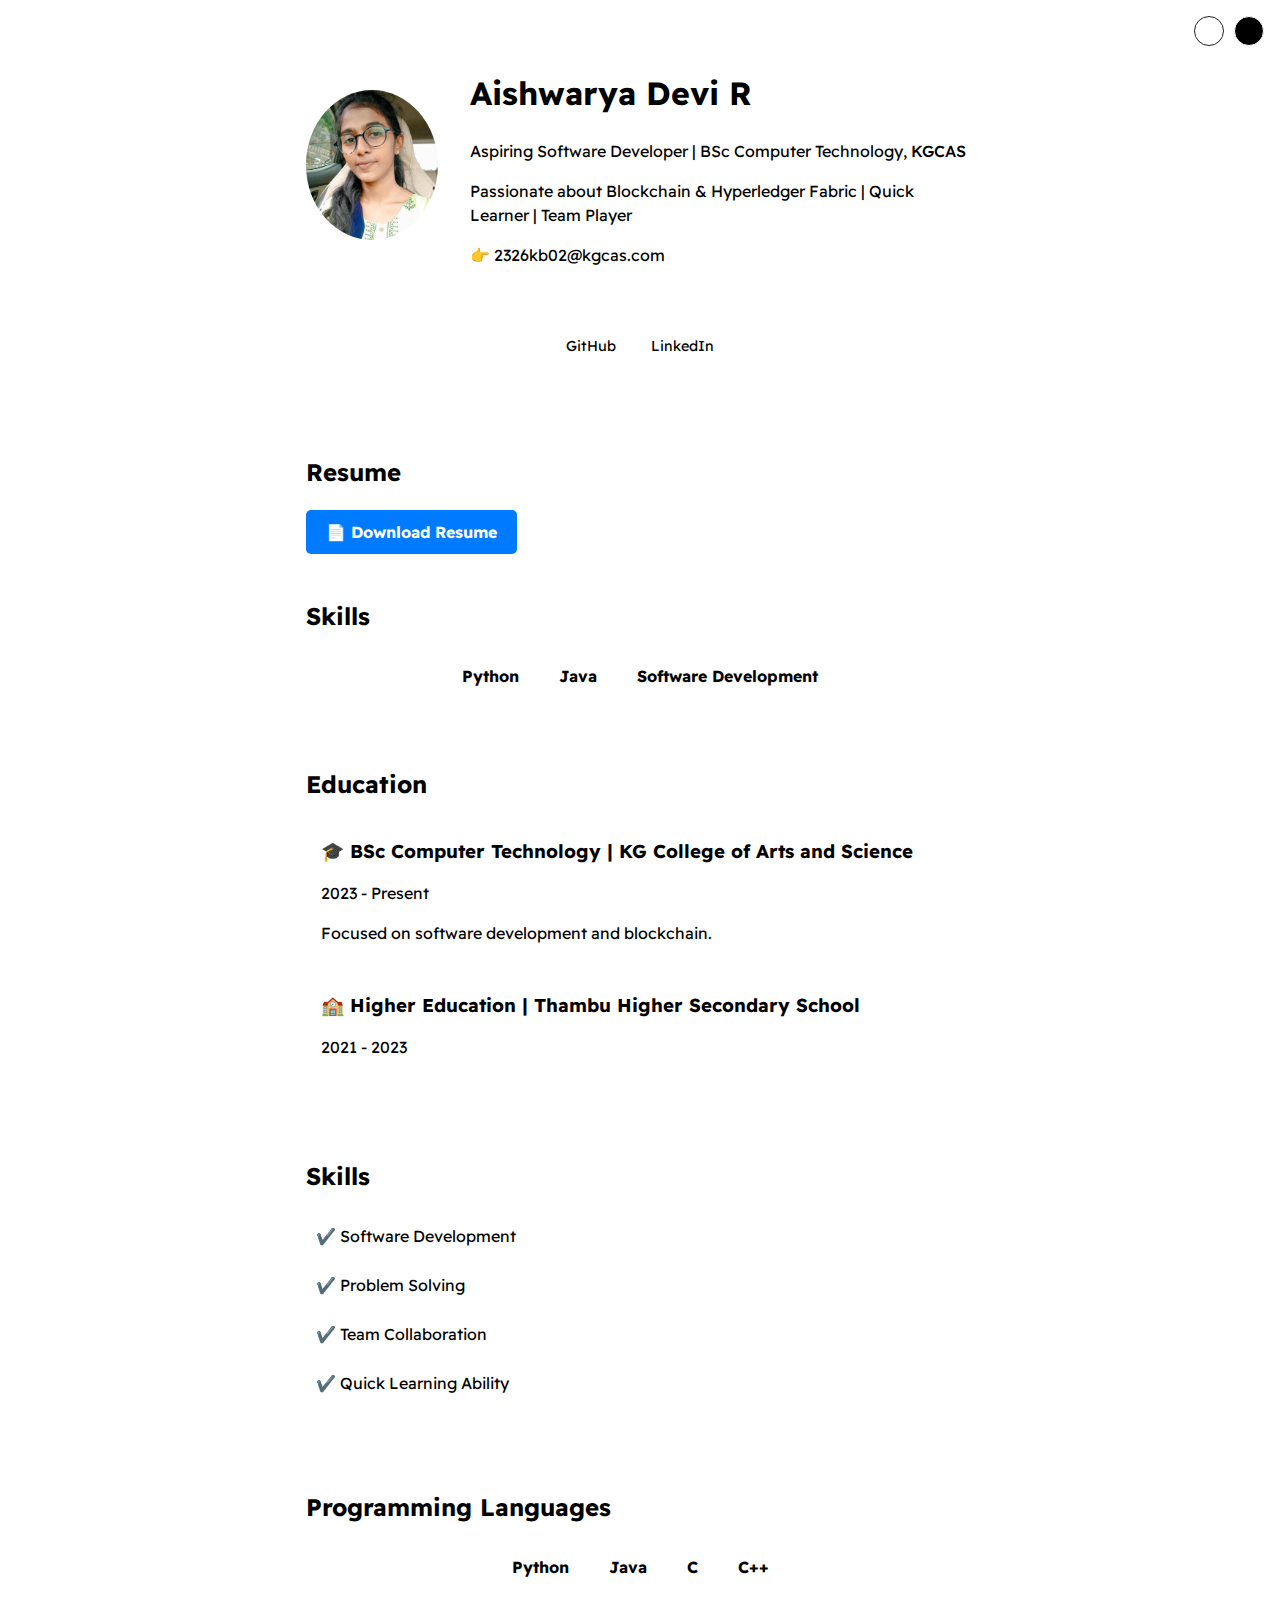
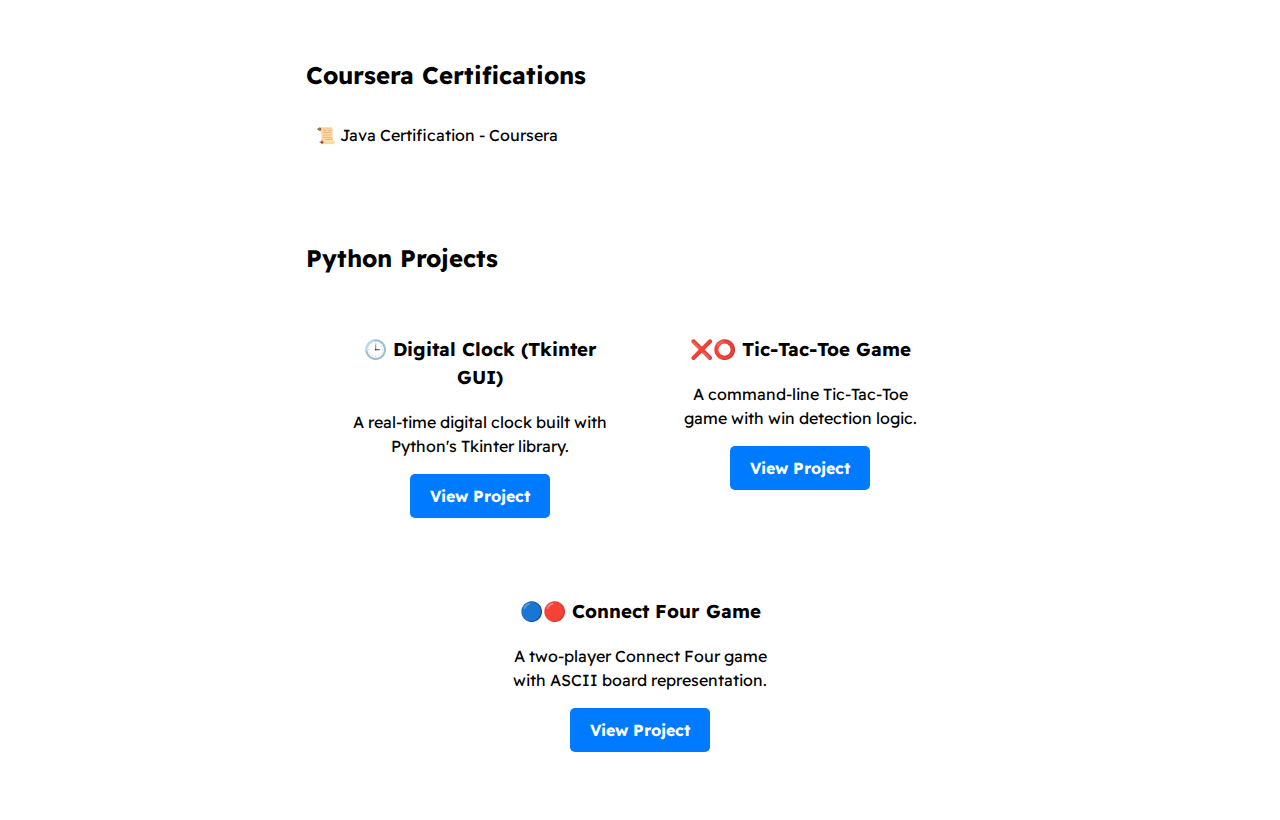
<file: index.html>
<!DOCTYPE html>
<html>
    <head>
        <meta charset="utf-8">
        <meta http-equiv="X-UA-Compatible" content="IE=edge">
        <title>Aishwarya Devi R | Portfolio</title>
        <meta name="description" content="">
        <meta name="viewport" content="width=device-width, initial-scale=1">
        <link rel="stylesheet" href="./css/styles.css">
        <link rel="stylesheet" href="./css/theme-switcher.css">
    </head>
    <body>
        <div id="container--main">

            <section id="wrapper--hero" class="section--page">
                <img id="profile-pic" src="assets/images/profilepic.jpg">

                <div>
                    <h1 id="user-name">Aishwarya Devi R</h1>  
                <p id="bio">Aspiring Software Developer | BSc Computer Technology, <a href="https://www.kgcas.com/" target="_blank">KGCAS</a></p>  
                <p id="bio">Passionate about Blockchain & Hyperledger Fabric | Quick Learner | Team Player</p>  
                <p id="email">👉 2326kb02@kgcas.com</p>


                </div>  
            </section>

            <section class="section--page">
                <div id="socials--list">
                    <a href="https://github.com/aishu_iceuh" target="_blank">GitHub</a>
                    <a href="https://www.linkedin.com/in/yourlinkedin" target="_blank">LinkedIn</a>
                </div>
            </section>

            <section class="section--page">
                <section class="section--page">
    <h2>Resume</h2>
    <a href="./assets/Aishwarya_Devi_Resume.pdf" download="Aishwarya_Devi_Resume.pdf" class="btn">📄 Download Resume</a>
                </section>
                
                <h2>Skills</h2>
                <div id="wrapper--techstack__items">
                    <div class="card--techstack"><span>Python</span></div>
                    <div class="card--techstack"><span>Java</span></div>
                    <div class="card--techstack"><span>Software Development</span></div>
                </div>
            </section>
            <section class="section--page">
                <h2>Education</h2>
                <div class="education-card">
                    <h3>🎓 BSc Computer Technology | KG College of Arts and Science</h3>
                    <p>2023 - Present</p>
                    <p>Focused on software development and blockchain.</p>
                </div>
                <div class="education-card">
                    <h3>🏫 Higher Education | Thambu Higher Secondary School</h3>
                    <p>2021 - 2023</p>
                </div>
            </section>
            
            
            
            <section class="section--page">
                <h2>Skills</h2>
                <ul class="skills-list">
                    <li>✔️ Software Development</li>
                    <li>✔️ Problem Solving</li>
                    <li>✔️ Team Collaboration</li>
                    <li>✔️ Quick Learning Ability</li>
                </ul>
            </section>
            
            <section class="section--page">
                <h2>Programming Languages</h2>
                <div id="wrapper--techstack__items">
                    <div class="card--techstack"><span>Python</span></div>
                    <div class="card--techstack"><span>Java</span></div>
                    <div class="card--techstack"><span>C</span></div>
                    <div class="card--techstack"><span>C++</span></div>
                </div>
            </section>
            
            <section class="section--page">
                <h2>Coursera Certifications</h2>
                <ul class="certifications-list">
                    <li>📜 Java Certification - Coursera</li>
                </ul>
            </section>
            

            <section class="section--page">
                <h2>Python Projects</h2>
                <div class="project-showcase">
                    <div class="project-slide">
                        <h3>🕒 Digital Clock (Tkinter GUI)</h3>
                        <p>A real-time digital clock built with Python's Tkinter library.</p>
                        <a href="project1.html" class="btn">View Project</a>
                    </div>
            
                    <div class="project-slide">
                        <h3>❌⭕ Tic-Tac-Toe Game</h3>
                        <p>A command-line Tic-Tac-Toe game with win detection logic.</p>
                        <a href="project2.html" class="btn">View Project</a>
                    </div>
            
                    <div class="project-slide">
                        <h3>🔵🔴 Connect Four Game</h3>
                        <p>A two-player Connect Four game with ASCII board representation.</p>
                        <a href="project3.html" class="btn">View Project</a>
                    </div>
                </div>
            </section>
            
            

        </div>
        
        <div id="theme-switcher">
            <div class="theme" id="theme-light" data-theme="light"></div>
            <div class="theme" id="theme-dark" data-theme="dark"></div>
        </div>

        <script src="js/theme-switcher.js"></script>
    </body>
</html>
</file>
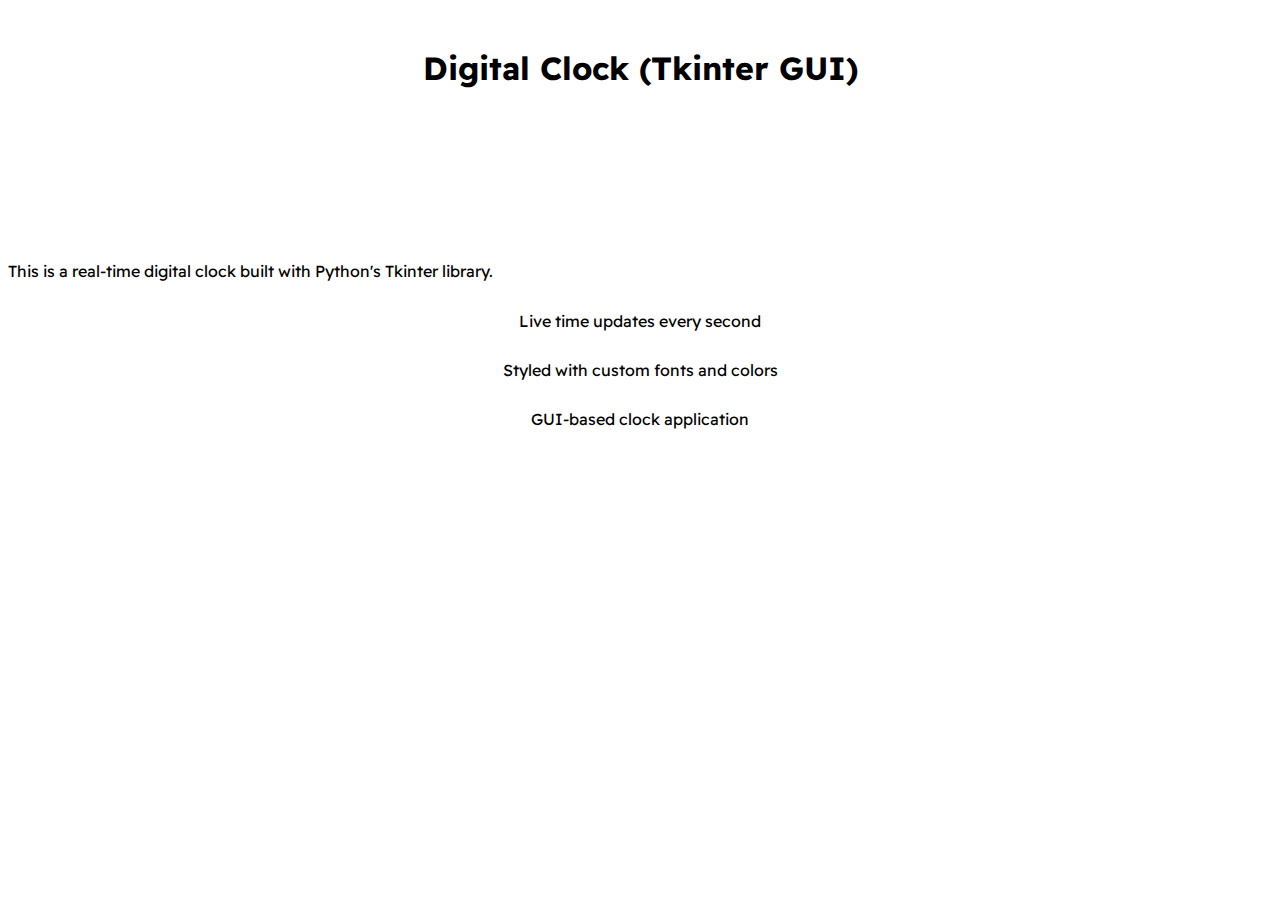
<file: project1.html>
<!DOCTYPE html>
<html>
<head>
    <meta charset="utf-8">
    <meta http-equiv="X-UA-Compatible" content="IE=edge">
    <title>Digital Clock | Aishwarya Devi R</title>
    <meta name="viewport" content="width=device-width, initial-scale=1">
    <link rel="stylesheet" href="./css/styles.css">
        <link rel="stylesheet" href="./css/theme-switcher.css">
</head>
<body>
    <header>
        <h1>Digital Clock (Tkinter GUI)</h1>
        <a href="index.html" class="back-btn">&#x2190; Back to Home</a>
    </header>

    <section class="section--page">
        <ul class="project-links">
            <li><a href="https://github.com/aishu-iceuh/PythonProject1">Live Demo</a></li>
            <li><a href="https://github.com/aishu-iceuh/PythonProject1" target="_blank">Source Code</a></li>
        </ul>

        <p>This is a real-time digital clock built with Python's Tkinter library.</p>

        <ul class="project-details">
            <li>Live time updates every second</li>
            <li>Styled with custom fonts and colors</li>
            <li>GUI-based clock application</li>
        </ul>
    </section>

    <script src="js/theme-switcher.js"></script>
</body>
</html>
</file>
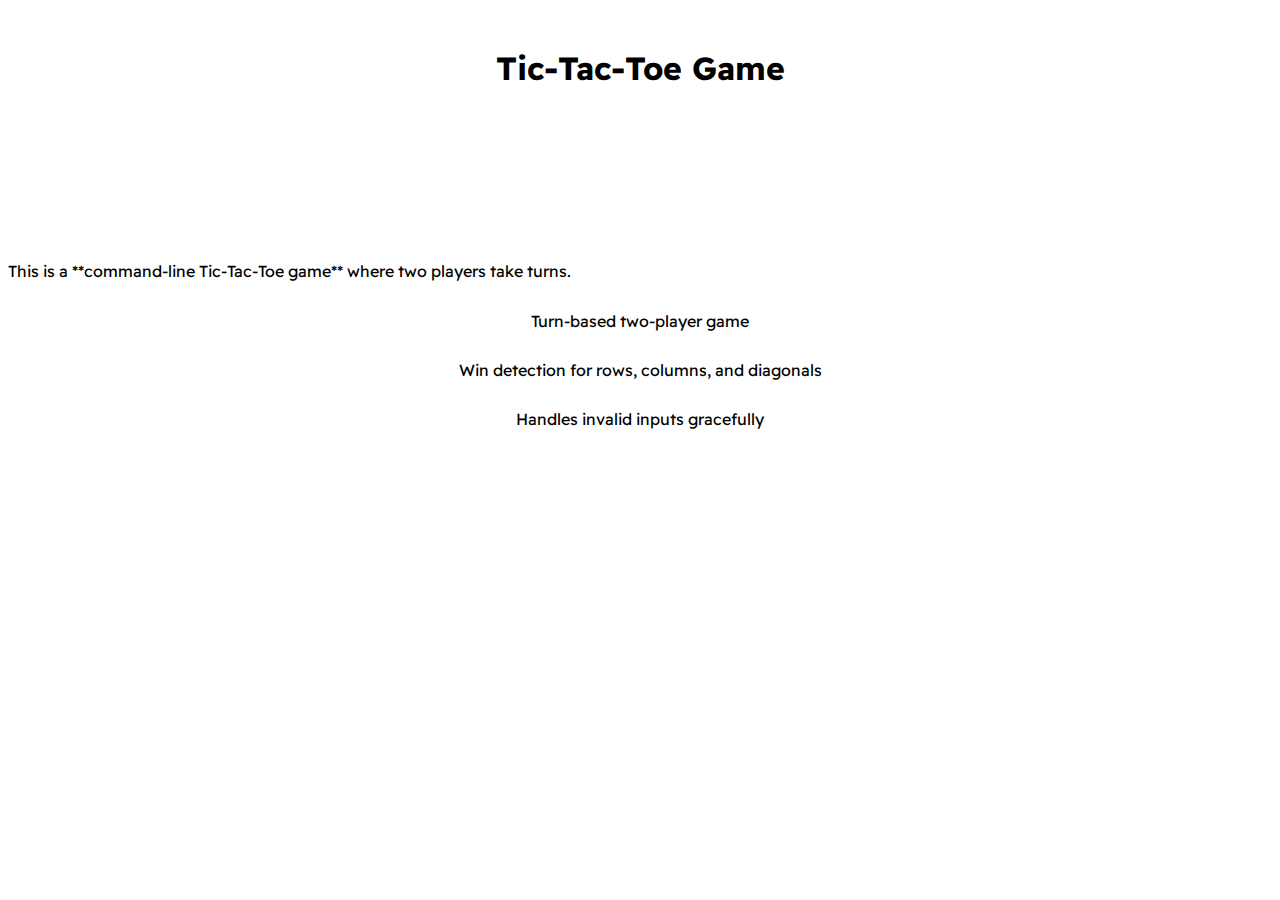
<file: project2.html>
<!DOCTYPE html>
<html>
<head>
    <meta charset="utf-8">
    <meta http-equiv="X-UA-Compatible" content="IE=edge">
    <title>Tic-Tac-Toe | Aishwarya Devi R</title>
    <meta name="viewport" content="width=device-width, initial-scale=1">
    <link rel="stylesheet" href="./css/styles.css">
        <link rel="stylesheet" href="./css/theme-switcher.css">
</head>
<body>
    <header>
        <h1>Tic-Tac-Toe Game</h1>
        <a href="index.html" class="back-btn">&#x2190; Back to Home</a>
    </header>

    <section class="section--page">
        <ul class="project-links">
            <li><a href="https://github.com/aishu-iceuh/PythonProject2">Live Demo</a></li>
            <li><a href="https://github.com/aishu-iceuh/PythonProject2" target="_blank">Source Code</a></li>
        </ul>

        <p>This is a **command-line Tic-Tac-Toe game** where two players take turns.</p>

        <ul class="project-details">
            <li>Turn-based two-player game</li>
            <li>Win detection for rows, columns, and diagonals</li>
            <li>Handles invalid inputs gracefully</li>
        </ul>
    </section>

    <script src="js/theme-switcher.js"></script>
</body>
</html>
</file>
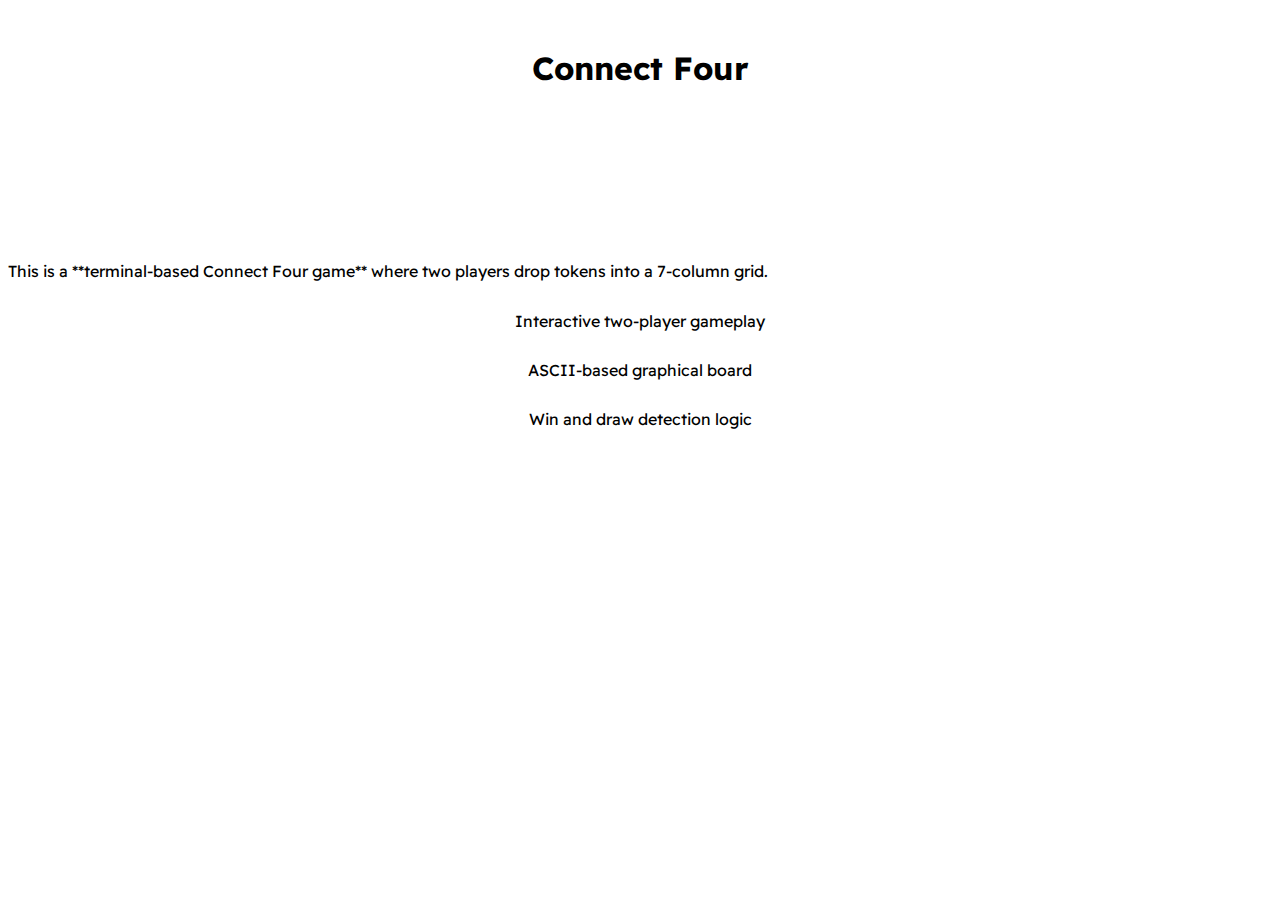
<file: project3.html>
<!DOCTYPE html>
<html>
<head>
    <meta charset="utf-8">
    <meta http-equiv="X-UA-Compatible" content="IE=edge">
    <title>Connect Four | Aishwarya Devi R</title>
    <meta name="viewport" content="width=device-width, initial-scale=1">
    <link rel="stylesheet" href="./css/styles.css">
        <link rel="stylesheet" href="./css/theme-switcher.css">
</head>
<body>
    <header>
        <h1>Connect Four</h1>
        <a href="index.html" class="back-btn">&#x2190; Back to Home</a>
    </header>

    <section class="section--page">
        <ul class="project-links">
            <li><a href="https://github.com/aishu-iceuh/PythonProject4">Live Demo</a></li>
            <li><a href="https://github.com/aishu-iceuh/PythonProject4" target="_blank">Source Code</a></li>
        </ul>

        <p>This is a **terminal-based Connect Four game** where two players drop tokens into a 7-column grid.</p>

        <ul class="project-details">
            <li>Interactive two-player gameplay</li>
            <li>ASCII-based graphical board</li>
            <li>Win and draw detection logic</li>
        </ul>
    </section>

    <script src="js/theme-switcher.js"></script>
</body>
</html>
</file>
<file: css/styles.css>
@import url('https://fonts.googleapis.com/css2?family=Readex+Pro:wght@300;400;500;600;700&display=swap');

/* Light Theme Variables */
:root {
    --mainTextColor-light: #222;
    --secondaryTextColor-light: #444;
    --mainLinkColor-light: #007bff;
    --mainBorderColor-light: #ccc;
    --mainBgColor-light: #f8f9fa;
    --cardBg-light: #ffffff;
    --shadow-light: rgba(0, 0, 0, 0.1);
}

/* Dark Theme Variables */
[data-theme="dark"] {
    --mainTextColor: #fff;
    --secondaryTextColor: #adb0b1;
    --mainLinkColor: #1ebed6;
    --mainBorderColor: #2b3031;
    --mainBgColor: #131415;
    --cardBg: rgba(255, 255, 255, 0.1);
    --shadow: rgba(0, 0, 0, 0.4);
}

/* Apply Light Theme Styles */
[data-theme="light"] {
    --mainTextColor: var(--mainTextColor-light);
    --secondaryTextColor: var(--secondaryTextColor-light);
    --mainLinkColor: var(--mainLinkColor-light);
    --mainBorderColor: var(--mainBorderColor-light);
    --mainBgColor: var(--mainBgColor-light);
    --cardBg: var(--cardBg-light);
    --shadow: var(--shadow-light);
}

/* General Styles */
* {
    font-family: 'Readex Pro', sans-serif;
    line-height: 1.5em;
    box-sizing: border-box;
    color: var(--mainTextColor);
}

body {
    background-color: var(--mainBgColor);
    transition: background 0.3s, color 0.3s;
}

/* Typography */
p, span, li {
    color: var(--secondaryTextColor);
    font-size: 1em;
}

/* Links */
a {
    text-decoration: none;
    color: var(--mainLinkColor);
    font-weight: 500;
    transition: color 0.3s ease-in-out;
}

a:hover {
    color: #0056b3;
}

/* Layout */
#container--main {
    max-width: 700px;
    margin: 0 auto;
    padding: 1em;
}

/* Section Styling */
.section--page {
    padding: 1.5em 0;
}

/* Profile */
#wrapper--hero {
    display: flex;
    align-items: center;
    gap: 2em;
}

#profile-pic {
    width: 150px;
    height: 150px;
    object-fit: cover;
    border-radius: 50%;
    border: 3px solid var(--mainLinkColor);
}

/* Social Links */
#socials--list {
    display: flex;
    justify-content: center;
    gap: 15px;
    flex-wrap: wrap;
}

#socials--list a {
    font-weight: 400;
    color: var(--secondaryTextColor);
    font-size: 0.9em;
    padding: 5px 10px;
    border-radius: 5px;
    transition: background 0.3s ease-in-out;
}

#socials--list a:hover {
    background: var(--mainLinkColor);
    color: white;
}

/* Tech Stack */
#wrapper--techstack__items {
    display: flex;
    flex-wrap: wrap;
    gap: 10px;
    justify-content: center;
}

.card--techstack {
    background: var(--cardBg);
    box-shadow: 0 4px 8px var(--shadow);
    padding: 10px 15px;
    border-radius: 5px;
    font-weight: bold;
    text-align: center;
}

/* Projects */
.card--project {
    padding: 15px;
    border-top: 2px solid var(--mainBorderColor);
    background: var(--cardBg);
    box-shadow: 0 4px 8px var(--shadow);
    border-radius: 5px;
    transition: transform 0.3s;
}

.card--project:hover {
    transform: scale(1.02);
}

.card--project a {
    color: var(--mainTextColor);
    transition: color 0.3s ease-in-out;
}

.card--project a:hover {
    color: var(--mainLinkColor);
}

/* Project Showcase */
/* Project Showcase - Display All Projects */
.project-showcase {
    display: flex;
    flex-wrap: wrap;
    gap: 20px;
    justify-content: center;
    margin-top: 20px;
}

.project-slide {
    background: var(--cardBg);
    padding: 20px;
    border-radius: 8px;
    text-align: center;
    box-shadow: 0 4px 8px var(--shadow);
    width: 300px; /* Adjust width as needed */
    transition: transform 0.3s ease-in-out;
}

.project-slide:hover {
    transform: scale(1.05);
}


.project-slide.active {
    display: block;
    opacity: 1;
}

/* Navigation Buttons */
.prev, .next {
    position: absolute;
    top: 50%;
    transform: translateY(-50%);
    background: var(--mainLinkColor);
    color: white;
    border: none;
    padding: 10px;
    cursor: pointer;
    border-radius: 50%;
    transition: background 0.3s;
}

.prev:hover, .next:hover {
    background: #0056b3;
}

.prev { left: -40px; }
.next { right: -40px; }

/* Buttons */
.btn {
    display: inline-block;
    padding: 10px 15px;
    color: white;
    background: var(--mainLinkColor);
    text-decoration: none;
    border-radius: 5px;
    transition: background 0.3s;
}

.btn:hover {
    background: #0056b3;
}

/* Skills & Certifications */
.skills-list, .certifications-list {
    list-style: none;
    padding: 0;
}

.skills-list li, .certifications-list li {
    background: var(--cardBg);
    padding: 10px;
    margin: 5px 0;
    border-radius: 5px;
    box-shadow: 0 2px 5px var(--shadow);
}

/* Education */
.education-card {
    background: var(--cardBg);
    padding: 15px;
    border-radius: 8px;
    text-align: left;
    border-left: 5px solid var(--mainLinkColor);
    box-shadow: 0 4px 8px var(--shadow);
}

.education-card h3 {
    margin: 0;
    color: var(--mainLinkColor);
}

/* Responsive Design */
@media(max-width: 600px) {
    .section--page {
        padding: 1em 0;
    }

    #wrapper--hero {
        flex-direction: column;
        text-align: center;
        gap: 1em;
    }

    #profile-pic {
        width: 120px;
        height: 120px;
    }
}
/* Header Styling for Project Pages */
header {
    background: var(--cardBg);
    text-align: center;
    padding: 15px;
    border-bottom: 2px solid var(--mainBorderColor);
}

/* Back Button */
.back-btn {
    display: inline-block;
    margin-top: 10px;
    padding: 8px 15px;
    background: var(--mainLinkColor);
    color: white;
    text-decoration: none;
    border-radius: 5px;
    transition: background 0.3s;
}

.back-btn:hover {
    background: #0056b3;
}

/* Project Details */
.project-links {
    display: flex;
    gap: 20px;
    justify-content: center;
    list-style: none;
    padding: 0;
}

.project-links a {
    background: var(--mainLinkColor);
    color: white;
    padding: 10px 15px;
    border-radius: 5px;
    text-decoration: none;
    transition: background 0.3s;
}

.project-links a:hover {
    background: #0056b3;
}

.project-details {
    list-style: none;
    padding: 0;
    text-align: center;
}

.project-details li {
    background: var(--cardBg);
    padding: 10px;
    margin: 5px 0;
    border-radius: 5px;
    box-shadow: 0 2px 5px var(--shadow);
}
.btn {
    display: inline-block;
    padding: 10px 20px;
    font-size: 16px;
    font-weight: bold;
    text-decoration: none;
    color: white;
    background-color: #007bff;
    border-radius: 5px;
    transition: 0.3s;
}

.btn:hover {
    background-color: #0056b3;
}
</file>
<file: css/theme-switcher.css>
#theme-switcher{
    position: fixed;
    right:1em;
    top: 1em;
    display: flex;
    gap: 10px;
    cursor: pointer;
}

.theme{
    height: 30px;
    width: 30px;
    border-radius: 50%;
    transition: 0.3s;
    border: 1px solid;
}

.theme:hover{
    height: 33px;
    width: 33px;
}

#theme-dark{
    background-color: #000;
    /* border-color: #fff; */
}

#theme-light{
    background-color: #fff;
    /* border-color: #000; */
}

#theme-1{
    background-color: #999ECD;
}

#theme-2{
    background-color: #73B5DE;
}

#theme-3{
    background-color: #AD7EAD;
}
</file>
